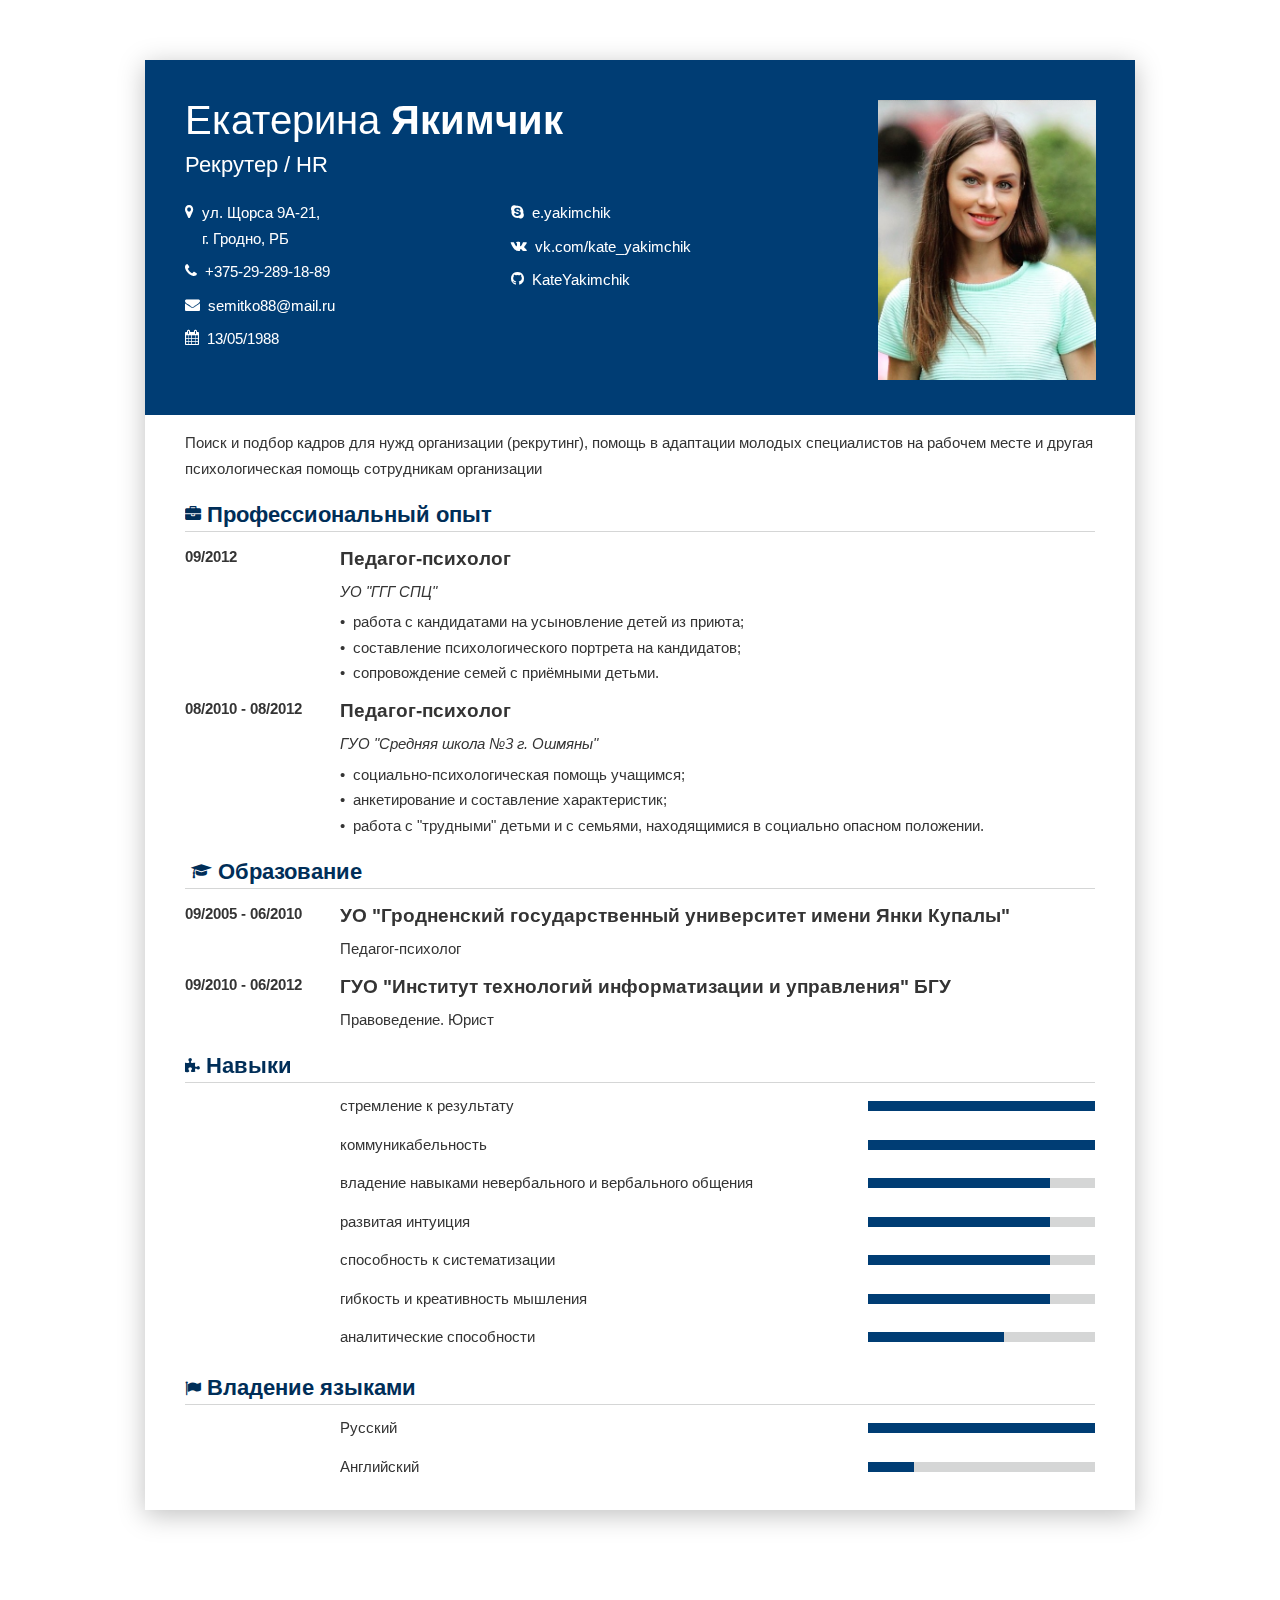
<file: index.html>
<!DOCTYPE html>
<!-- saved from url=(0072)https://uptowork.com/app/cv/9ac6d5e2-deea-4f01-9511-bb298323e648#preview -->
<html>

<head>
	<meta http-equiv="Content-Type" content="text/html; charset=UTF-8">
					
	<title>My resume | Ekaterina Yakimchik</title>
	<!--<base href="https://uptowork.com">--><base href=".">

	<link href="https://fonts.googleapis.com/css?family=Arimo" rel="stylesheet">
	<link href="https://fonts.googleapis.com/css?family=Open+Sans" rel="stylesheet">
			
													
	<link rel="stylesheet" href="creator.css">
  	<link rel="stylesheet" href="style.css">
			

</head>

<body>


<div id="builder" class="l-container-flex builder">


    <div class="l-content l-col">
      <div class="l-content__in">
        	<div id="sectionsContent" style="">

<div id="previewAndCustomize" class="section-content" style="" data-section="preview">
    <div class="section-content__wrapp">

        

        <div class="c-document" id="creatorContainer" style="padding-left: 0px; padding-right: 0px;">
            <div class="c-document__content" id="creatorContent" style="transform: scale(1);">      
			<div class="page fFamilyTxtArimo fStyleH1LastBold fStyleH3Bold fStyleH5Bold fStyleH6Italic fStylePersonalTitleBold fStyleDateBold pagePaddingTop40 pagePaddingRight40 pagePaddingBottom40 pagePaddingLeft40 secSpace15 colSpace20 pageSplitted" data-template="8" data-id="9ac6d5e2-deea-4f01-9511-bb298323e648" data-colorset="979" data-language="ru_RU" data-type="cv" data-name="My resume" data-photo="466" data-first-name="Екатерина" data-last-name="Якимчик">
			<div class="dRow firstRow">
			<div class="dCol dateLayoutLine dateSeparatorDash dateStickSeparatorFrom dateTextStyleBold colorTxtWhite3 colorNameWhite3 colorLastNameWhite3 colorPositionWhite3 colorImgBrdWhite3 colorImgBgWhite3 colorSecTitWhite3 colorSecTitBgNavyBlue2 colorSecTitBrdNavyBlue2 colorSecLineWhite3 colorSecPointWhite3 colorSecPointShadowWhite3 colorEntTitWhite3 colorEntSubWhite3 colorEntBoldWhite3 colorEntIcoWhite3 colorEntIcoBgNavyBlue2 colorIcoWhite3 colorIcoBgNavyBlue2 colorRatOnWhite3 colorRatOffNavyBlue2 colorRatAddNavyBlue2 colorBgNavyBlue3 firstCol"><div class="section sectionType1 sectionBasic fStyleH1LastBold existingSection">
		<div class="entry existingEntry">
			<div class="secType1Acc">
				<div class="secType1AccInitials"></div>
			</div>
			<div class="secType1Container">
				<h1>
					<span class="firstname">Екатерина</span>
					<span class="lastname">Якимчик</span>
				</h1>
				<h2>Рекрутер / HR</h2>
			</div>
		</div>
	</div><div class="section sectionType2 sectionPersonal secTitleOff secType2StyleCols secType2EntStyleLine existingSection">
		<h3 class="title"><span class="ico"></span><span class="txt">Профиль</span></h3>
		<div class="entryContainer content"><div class="entry personalAddress icoAddress existingEntry" data-order="0">
	<div class="pointer"></div>
	<div class="ico"></div>
	<h4 class="personalTitle"><i class="fa fa-map-marker" aria-hidden="true"></i></h4>
	<div class="personalText"><a href="https://yandex.by/maps/10274/grodno/?ll=23.850291%2C53.679305&z=18" target="_blank" rel="nofollow"><p>ул. Щорса 9А-21,<br>г. Гродно,&nbsp;<span>РБ</span></p></a></div>
</div><div class="entry personalPhone icoPhone existingEntry" data-order="1">
	<div class="pointer"></div>
	<div class="ico"></div>
	<h4 class="personalTitle"><i class="fa fa-phone" aria-hidden="true"></i></h4>
	<div class="personalText">+375-29-289-18-89</div>
</div><div class="entry personalEmail entryExample existingEntry" data-order="2">
	<div class="pointer"></div>
	<div class="ico"></div>
	<h4 class="personalTitle"><i class="fa fa-envelope" aria-hidden="true"></i></h4>
	<div class="personalText"><a href="mailto:semitko88@mail.ru" rel="nofollow" target="_blank">semitko88@mail.ru</a></div>
</div><div class="entry dateBirth personalBirthday icoBirthday existingEntry" data-birth-day="" data-birth-month="" data-birth-year="" data-order="3">
	<div class="pointer"></div>
	<div class="ico"></div>
	<h4 class="personalTitle"><i class="fa fa-calendar" aria-hidden="true"></i></h4>
	<div class="personalText">13/05/1988</div>
</div></div>
	<div class="entryContainer content">

<div class="entry personalCustom icoSkype existingEntry" data-order="200">
	<div class="pointer"></div>
	<div class="ico"></div>
	<h4 class="personalTitle"><i class="fa fa-skype" aria-hidden="true"></i></h4>
	<div class="personalText"><a href="skype:e.yakimchik?call">e.yakimchik</a></div>
</div>
<div class="entry personalCustom icoVkontakte existingEntry" data-order="201">
	<div class="pointer"></div>
	<div class="ico"></div>
	<h4 class="personalTitle"><i class="fa fa-vk" aria-hidden="true"></i></h4>
	<div class="personalText"><a href="https://vk.com/kate_yakimchik" target="_blank" rel="nofollow">vk.com/kate_yakimchik</a></div>
</div>
<div class="entry personalCustom icoGithub existingEntry" data-order="202">
	<div class="pointer"></div>
	<div class="ico"></div>
	<h4 class="personalTitle"><i class="fa fa-github" aria-hidden="true"></i></h4>
	<div class="personalText"><a href="https://kateyakimchik.github.io/cv/" target="_blank" rel="nofollow">KateYakimchik</a></div>
</div>

</div></div></div><div class="dCol dateLayoutLine dateSeparatorDash dateStickSeparatorFrom dateTextStyleBold colorTxtWhite3 colorNameWhite3 colorLastNameWhite3 colorPositionWhite3 colorImgBrdWhite3 colorImgBgWhite3 colorSecTitWhite3 colorSecTitBgNavyBlue2 colorSecTitBrdNavyBlue2 colorSecLineWhite3 colorSecPointWhite3 colorSecPointShadowWhite3 colorEntTitWhite3 colorEntSubWhite3 colorEntBoldWhite3 colorEntIcoWhite3 colorEntIcoBgNavyBlue2 colorIcoWhite3 colorIcoBgNavyBlue2 colorRatOnWhite3 colorRatOffNavyBlue2 colorRatAddNavyBlue2 colorBgNavyBlue3 colorBgHfNavyBlue3 colorDateWhite3 colorDateBgWhite3 lastCol"><div class="section sectionType3 sectionPhoto existingSection">
		<div class="entry existingEntry">
			<figure>
				<img src="9ac6d5e2-deea-4f01-9511-bb298323e648.jpg" alt="">
			</figure>
		</div>
	</div></div></div><div class="dRow lastRow"><div class="dCol secTitMarginBottom10 secTitBorderBottomWidth1 secTitBorderBottomStyleSolid dateLayoutColAll dateSeparatorDash dateStickSeparatorFrom dateTextStyleBold colorTxtMediumBlack3 colorNameNavyBlue2 colorLastNameNavyBlue2 colorPositionNavyBlue2 colorImgBrdNavyBlue2 colorImgBgNavyBlue2 colorSecTitNavyBlue2 colorSecTitBgWhite3 colorSecTitBrdLightSilver3 colorSecLineLightSilver3 colorSecPointNavyBlue2 colorSecPointShadowNavyBlue1 colorEntTitMediumBlack3 colorEntSubMediumBlack3 colorEntBoldMediumBlack3 colorEntIcoWhite3 colorEntIcoBgNavyBlue3 colorIcoWhite3 colorIcoBgNavyBlue3 colorRatOnNavyBlue3 colorRatOffLightSilver3 colorRatAddNavyBlue3 colorBgWhite3 colorBgHfWhite3 colorDateMediumBlack3 colorDateBgNavyBlue2 firstCol lastCol" style="width: 100%;"><div class="section sectionType4 sectionSummary secTitleOff existingSection">
		<h3 class="title"><span class="ico"></span><span class="txt">Профессиональные цели</span></h3>
		<div class="entryContainer content"><div class="entry existingEntry">
				<div class="pointer"></div>
				<div class="text desc"><p>Поиск и подбор кадров для нужд организации (рекрутинг), помощь в адаптации молодых специалистов на рабочем месте и другая психологическая помощь сотрудникам организации</p>

<p></p></div>
			</div></div>
	</div>
	
	
	
	<div class="section sectionType6 sectionExperience existingSection">
		<h3 class="title">
			<i class="fa fa-briefcase" aria-hidden="true"></i>
			<span class="txt">Профессиональный опыт</span>
		</h3>
		<div class="entryContainer"><div class="entry existingEntry" data-date-from-year="" data-date-from-month="" data-date-to-year="" data-date-to-month="">
				<div class="pointer"></div>
				<div class="dates dateHideSeparator" style="margin-top: 2px;">					<span class="dateFrom">09/2012</span>
					<span class="dateSeparator"></span>
					<span class="dateTo"></span>
				</div>
				<div class="content">
					<h5 class="title"><p>Педагог-психолог</p>

<p></p></h5>
					<h6 class="subtitle"><p>УО "ГГГ СПЦ"</p>

<p></p></h6>
					<div class="text desc"><p></p>

<p></p>

<ul><li>работа с кандидатами на усыновление детей из приюта;<br></li><li>составление психологического портрета на кандидатов;<br></li><li>сопровождение семей с приёмными детьми.<br></li></ul></div>
				</div>
			</div><div class="entry existingEntry" data-date-from-year="" data-date-from-month="" data-date-to-year="" data-date-to-month="">
				<div class="pointer"></div>
				<div class="dates" style="margin-top: 2px;">					<span class="dateFrom">08/2010</span>
					<span class="dateSeparator"></span>
					<span class="dateTo">08/2012</span>
				</div>
				<div class="content">
					<h5 class="title"><p>Педагог-психолог</p>

<p></p></h5>
					<h6 class="subtitle"><p>ГУО "Средняя школа №3 г. Ошмяны"</p></h6>
					<div class="text desc"><ul><li>социально-психологическая помощь учащимся;<br></li><li>анкетирование и составление характеристик;<br></li><li>работа с "трудными" детьми и с семьями, находящимися в социально опасном положении.<br></li></ul>

<p></p></div>
				</div>
			</div></div>
	</div>
	
	
	<div class="section sectionType5 sectionEducation existingSection">
		<h3 class="title">
			<span class="ico">
				
			</span>
			<i class="fa fa-graduation-cap" aria-hidden="true"></i>
			<span class="txt">Образование</span>
		</h3>
		<div class="entryContainer"><div class="entry existingEntry" data-date-from-year="" data-date-from-month="" data-date-to-year="" data-date-to-month="">
				<div class="pointer"></div>
				<div class="dates" style="margin-top: 2px;">					<span class="dateFrom">09/2005</span>
					<span class="dateSeparator"></span>
					<span class="dateTo">06/2010</span>
				</div>
				<div class="content">
					<h5 class="title"><p>УО "Гродненский государственный университет имени Янки Купалы"</p>

<p></p></h5>
					<div class="text desc"><p><span>Педагог-психолог</span><br></p></div>
				</div>
			</div><div class="entry existingEntry" data-date-from-year="" data-date-from-month="" data-date-to-year="" data-date-to-month="">
				<div class="pointer"></div>
				<div class="dates" style="margin-top: 2px;">					<span class="dateFrom">09/2010</span>
					<span class="dateSeparator"></span>
					<span class="dateTo">06/2012</span>
				</div>
				<div class="content">
					<h5 class="title"><p>ГУО "Институт технологий информатизации и управления" БГУ</p>

<p></p></h5>
					<div class="text desc"><p>Правоведение. Юрист</p>

<p></p></div>
				</div>
			</div></div>
	</div>
	
	
	<div class="section sectionType7 sectionSkills ratingBarShort existingSection">
		<h3 class="title">
			<i class="fa fa-puzzle-piece" aria-hidden="true"></i>
			<span class="txt">Hавыки</span>
		</h3>
		<div class="entryContainer content"><div class="entry existingEntry">
				<div class="pointer"></div>
				<h4 class="descShort"><p>стремление к результату</p>

<p></p></h4>
				<div class="rating rating5">					<div></div><div></div><div></div><div></div><div></div>
				</div>
				
			</div><div class="entry existingEntry">
				<div class="pointer"></div>
				<h4 class="descShort"><p>коммуникабельность</p>

<p></p></h4>
				<div class="rating rating5">					<div></div><div></div><div></div><div></div><div></div>
				</div>
				
			</div><div class="entry existingEntry">
				<div class="pointer"></div>
				<h4 class="descShort"><p>владение навыками невербального и вербального общения</p>

<p></p></h4>
				<div class="rating rating4">					<div></div><div></div><div></div><div></div><div></div>
				</div>
				
			</div><div class="entry existingEntry">
				<div class="pointer"></div>
				<h4 class="descShort"><p>развитая интуиция</p>

<p></p></h4>
				<div class="rating rating4">					<div></div><div></div><div></div><div></div><div></div>
				</div>
				
			</div><div class="entry existingEntry">
				<div class="pointer"></div>
				<h4 class="descShort"><p>способность к систематизации</p>

<p></p></h4>
				<div class="rating rating4">					<div></div><div></div><div></div><div></div><div></div>
				</div>
				
			</div><div class="entry existingEntry">
				<div class="pointer"></div>
				<h4 class="descShort"><p>гибкость и креативность мышления&nbsp;</p>

<p></p></h4>
				<div class="rating rating4">					<div></div><div></div><div></div><div></div><div></div>
				</div>
				
			</div><div class="entry existingEntry">
				<div class="pointer"></div>
				<h4 class="descShort"><p>аналитические способности</p>

<p></p></h4>
				<div class="rating rating3">					<div></div><div></div><div></div><div></div><div></div>
				</div>
				
			</div></div>
	</div>
	
	<div class="section sectionType7 sectionLanguages ratingBarShort existingSection">
		<h3 class="title">
			<i class="fa fa-flag" aria-hidden="true"></i>
			<span class="txt">Владение языками</span>
		</h3>
		<div class="entryContainer content"><div class="entry existingEntry">
				<div class="pointer"></div>
				<h4 class="descShort"><p>Русский</p></h4>
				<div class="rating rating5">					<div></div><div></div><div></div><div></div><div></div>
				</div>
				
			</div><div class="entry existingEntry">
				<div class="pointer"></div>
				<h4 class="descShort"><p>Английский</p>

<p></p></h4>
				<div class="rating rating1">					<div></div><div></div><div></div><div></div><div></div>
				</div>
				
			</div></div>
	</div>
	
				</div></div></div>
			</div>
        </div>
    </div>

    
</div>	

	

</div>
      </div>
    </div>

          
	





      </div>


</body>
</html>
</file>
